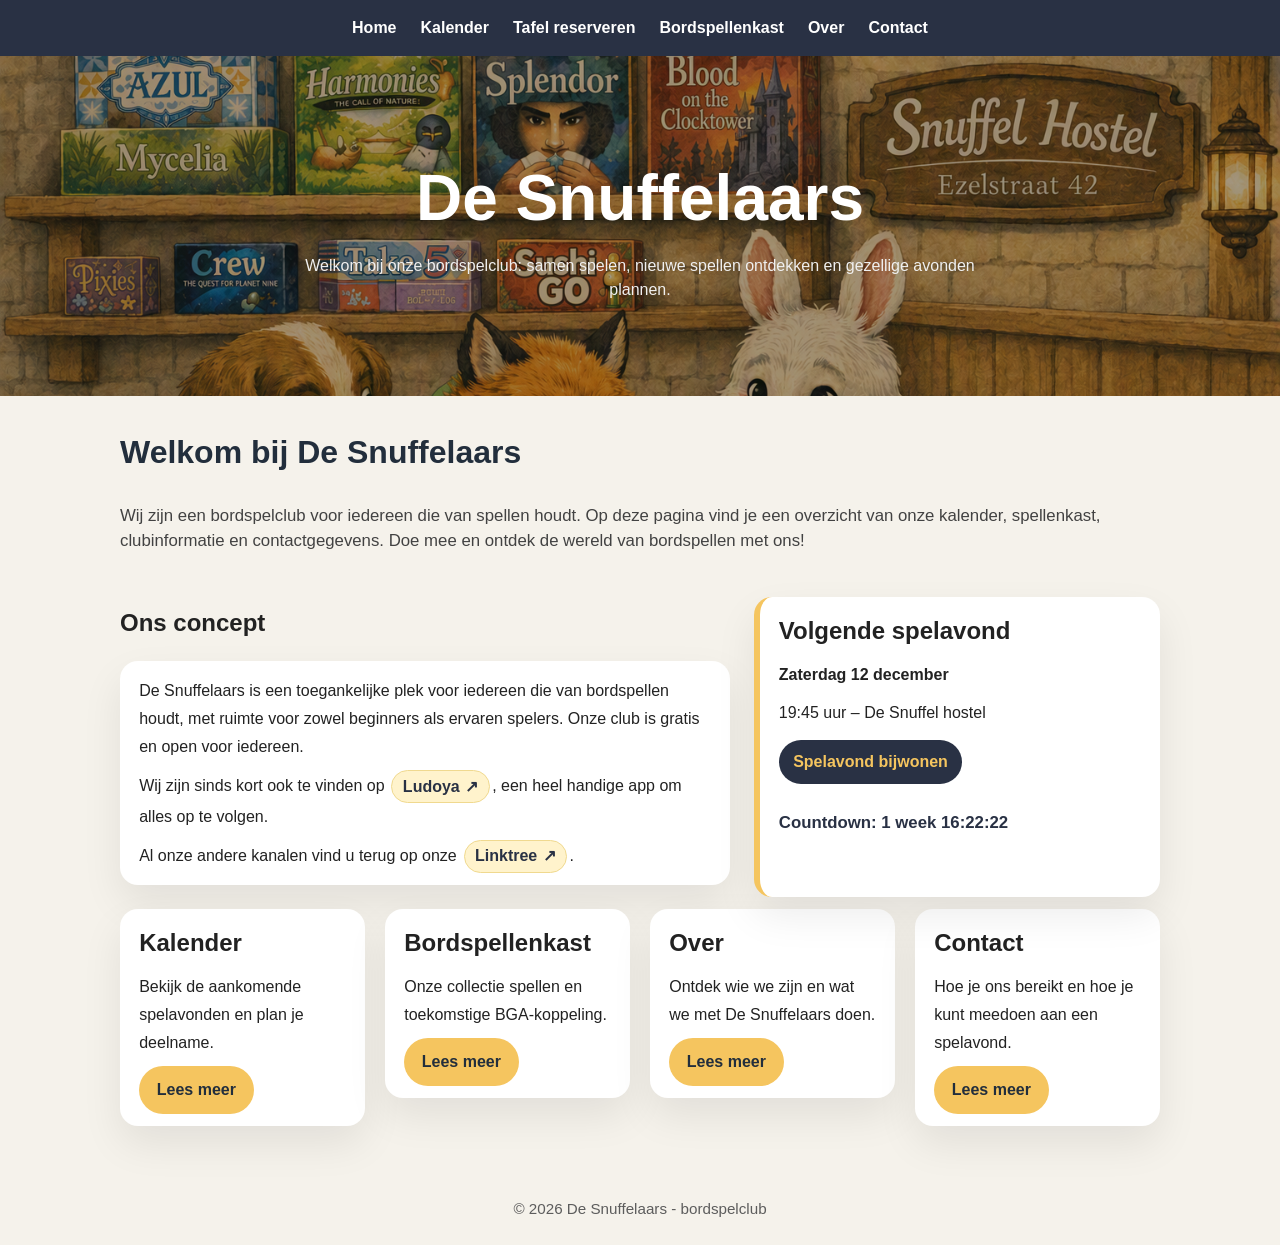
<file: index.html>
<!DOCTYPE html>
<html lang="nl">
  <head>
    <meta charset="UTF-8" />
    <meta name="viewport" content="width=device-width, initial-scale=1.0" />
    <title>De Snuffelaars</title>
    <link rel="stylesheet" href="resources/css/style.css" />
    <link rel="icon" href="resources/images/logo.png" type="image/png" />
    <link rel="apple-touch-icon" href="resources/images/logo.png" />
  </head>
  <body>
    <nav>
      <a href="index.html">Home</a>
      <a href="pages/kalender.html">Kalender</a>
      <a href="pages/tafel-reserveren.html">Tafel reserveren</a>
      <a href="pages/bordspellenkast.html">Bordspellenkast</a>
      <a href="pages/over.html">Over</a>
      <a href="pages/contact.html">Contact</a>
    </nav>

    <header>
      <img src="resources/images/main-page-banner.png" alt="Banner van De Snuffelaars" />
      <div class="hero">
        <div>
          <h1>De Snuffelaars</h1>
          <p>Welkom bij onze bordspelclub: samen spelen, nieuwe spellen ontdekken en gezellige avonden plannen.</p>
        </div>
      </div>
    </header>

    <main>
      <section class="summary">
        <h2>Welkom bij De Snuffelaars</h2>
        <p>Wij zijn een bordspelclub voor iedereen die van spellen houdt. Op deze pagina vind je een overzicht van onze kalender, spellenkast, clubinformatie en contactgegevens. Doe mee en ontdek de wereld van bordspellen met ons!</p>
      </section>

      <section class="feature-row">
        <div class="feature-main">
          <h2 class="section-heading">Ons concept</h2>
          <div class="card">
            <p>De Snuffelaars is een toegankelijke plek voor iedereen die van bordspellen houdt, met ruimte voor zowel beginners als ervaren spelers. Onze club is gratis en open voor iedereen.</p>
            <p>Wij zijn sinds kort ook te vinden op <a class="social-link" href="https://app.ludoya.com/de-snuffelaar" target="_blank" rel="noopener noreferrer">Ludoya <span aria-hidden="true">↗</span></a>, een heel handige app om alles op te volgen.</p>
            <p>Al onze andere kanalen vind u terug op onze <a class="social-link" href="https://linktr.ee/de_snuffelaars" target="_blank" rel="noopener noreferrer">Linktree <span aria-hidden="true">↗</span></a>.</p>
        </div>
        </div>

        <aside class="feature-event card" aria-labelledby="next-event-heading">
          <h2 id="next-event-heading">Volgende spelavond</h2>
          <div id="home-next-event"></div>
          <br>
          <p id="home-next-event-timer" class="next-event-timer" aria-live="polite"></p>
        </aside>
      </section>

      <section class="cards">
        <article class="card">
          <h2>Kalender</h2>
          <p>Bekijk de aankomende spelavonden en plan je deelname.</p>
          <a class="button" href="pages/kalender.html">Lees meer</a>
        </article>
        <article class="card">
          <h2>Bordspellenkast</h2>
          <p>Onze collectie spellen en toekomstige BGA-koppeling.</p>
          <a class="button" href="pages/bordspellenkast.html">Lees meer</a>
        </article>
        <article class="card">
          <h2>Over</h2>
          <p>Ontdek wie we zijn en wat we met De Snuffelaars doen.</p>
          <a class="button" href="pages/over.html">Lees meer</a>
        </article>
        <article class="card">
          <h2>Contact</h2>
          <p>Hoe je ons bereikt en hoe je kunt meedoen aan een spelavond.</p>
          <a class="button" href="pages/contact.html">Lees meer</a>
        </article>
      </section>
    </main>
    <footer>
      &copy; 2026 De Snuffelaars - bordspelclub
    </footer>
    <script src="resources/js/kalender-data.js"></script>
    <script src="resources/js/events.js"></script>
  </body>
</html>
</file>
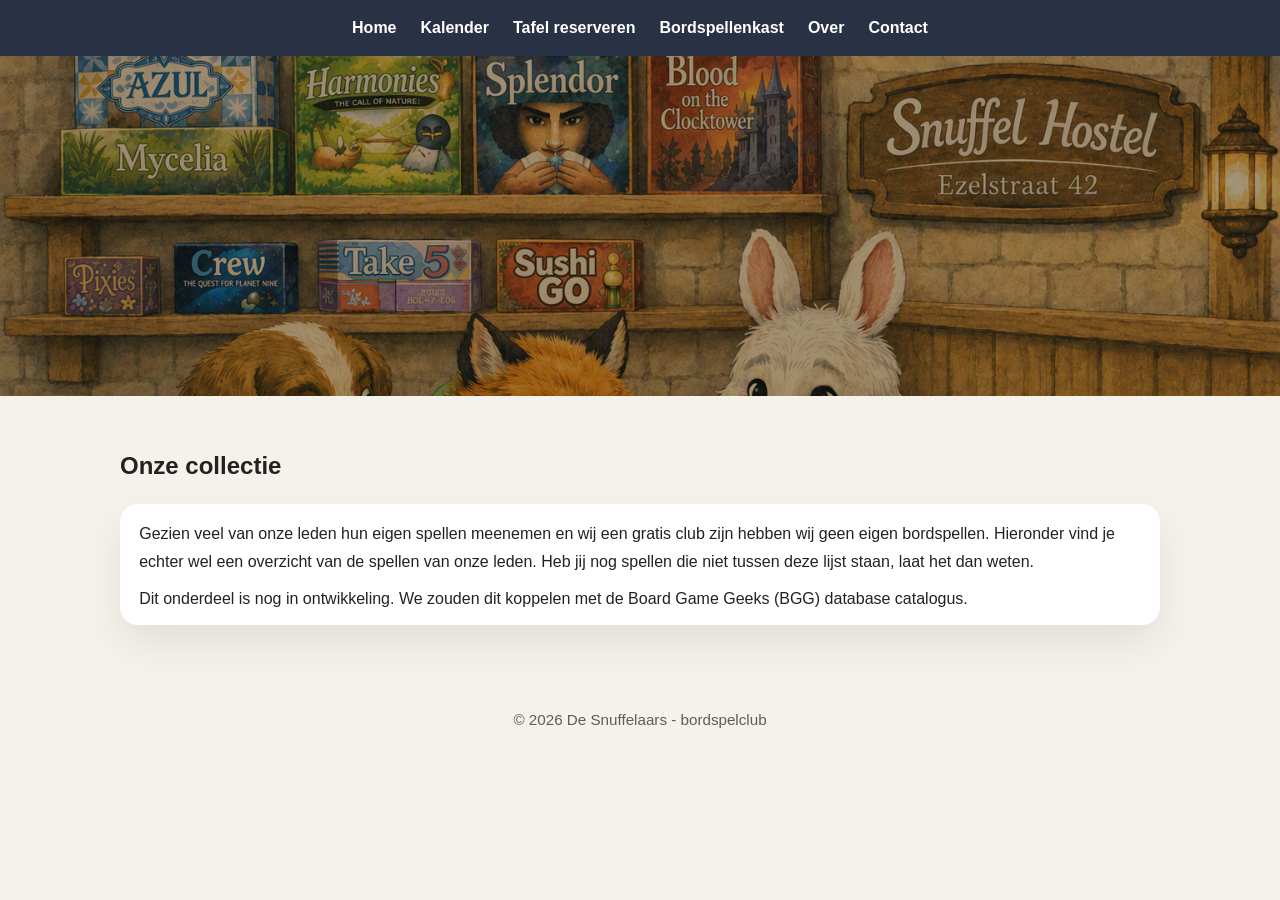
<file: pages/bordspellenkast.html>
<!DOCTYPE html>
<html lang="nl">
  <head>
    <meta charset="UTF-8" />
    <meta name="viewport" content="width=device-width, initial-scale=1.0" />
    <title>Bordspellenkast - De Snuffelaars</title>
    <link rel="stylesheet" href="../resources/css/style.css" />
  </head>
  <body>
    <nav>
      <a href="../index.html">Home</a>
      <a href="kalender.html">Kalender</a>
      <a href="tafel-reserveren.html">Tafel reserveren</a>
      <a href="bordspellenkast.html">Bordspellenkast</a>
      <a href="over.html">Over</a>
      <a href="contact.html">Contact</a>
    </nav>

    <header>
      <img src="../resources/images/main-page-banner.png" alt="Banner van De Snuffelaars" />
      <div class="hero">
        <!-- <div>
          <h1>Bordspellenkast</h1>
          <p>Onze collectie spellen en toekomstige BGG-koppelingen.</p>
        </div> -->
      </div>
    </header>

    <main>
      <section>
        <h2 class="section-heading">Onze collectie</h2>
        <div class="card">
          <p>Gezien veel van onze leden hun eigen spellen meenemen en wij een gratis club zijn hebben wij geen eigen bordspellen. Hieronder vind je echter wel een overzicht van de spellen van onze leden. Heb jij nog spellen die niet tussen deze lijst staan, laat het dan weten.</p>
          <p>Dit onderdeel is nog in ontwikkeling. We zouden dit koppelen met de Board Game Geeks (BGG) database catalogus.</p>
        </div>
      </section>

      <!-- <section>
        <h2 class="section-heading">BGG-integratie</h2>
        <div class="notice">
          <strong>Toekomstplannen:</strong> we willen later de bordspellenkast koppelen aan Board Game Geeks (BGG) voor spelprofielen en online links.
        </div>
        <div class="card">
          <p>Zo kan je snel zien welke spellen we hebben en kunnen meebrengen.</p>
        </div>
      </section>

      <section>
        <a class="button" href="../index.html">Terug naar home</a>
      </section> -->
    </main>

    <footer>&copy; 2026 De Snuffelaars - bordspelclub</footer>
  </body>
</html>
</file>
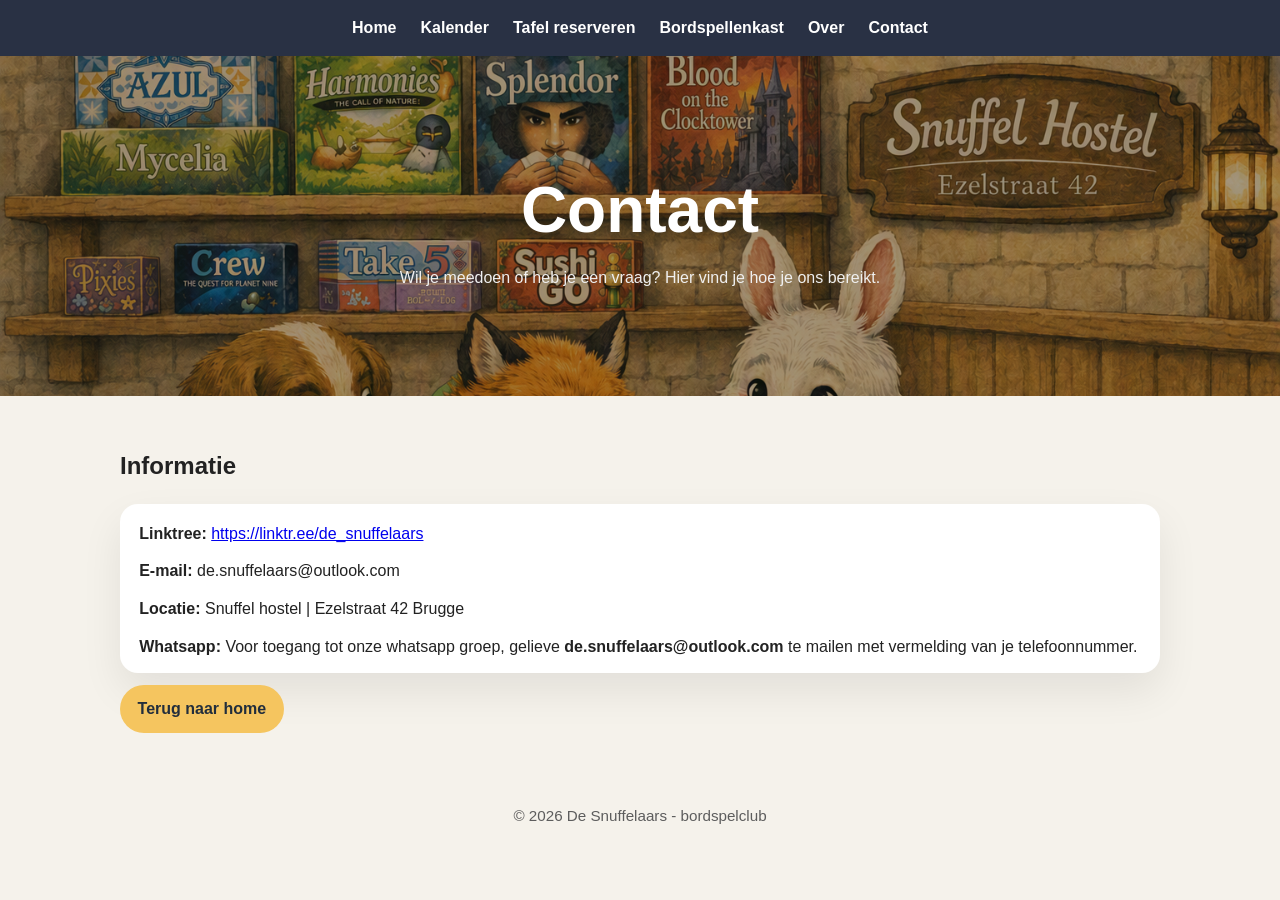
<file: pages/contact.html>
<!DOCTYPE html>
<html lang="nl">
  <head>
    <meta charset="UTF-8" />
    <meta name="viewport" content="width=device-width, initial-scale=1.0" />
    <title>Contact - De Snuffelaars</title>
    <link rel="stylesheet" href="../resources/css/style.css" />
  </head>
  <body>
    <nav>
      <a href="../index.html">Home</a>
      <a href="kalender.html">Kalender</a>
      <a href="tafel-reserveren.html">Tafel reserveren</a>
      <a href="bordspellenkast.html">Bordspellenkast</a>
      <a href="over.html">Over</a>
      <a href="contact.html">Contact</a>
    </nav>

    <header>
      <img src="../resources/images/main-page-banner.png" alt="Banner van De Snuffelaars" />
      <div class="hero">
        <div>
          <h1>Contact</h1>
          <p>Wil je meedoen of heb je een vraag? Hier vind je hoe je ons bereikt.</p>
        </div>
      </div>
    </header>

    <main>
      <section>
        <h2 class="section-heading">Informatie</h2>
        <div class="card">
          <p><strong>Linktree: </strong><a href="https://linktr.ee/de_snuffelaars" target="_blank" rel="noopener noreferrer">https://linktr.ee/de_snuffelaars</a></p>
          <p><strong>E-mail: </strong>de.snuffelaars@outlook.com</p>
          <p><strong>Locatie: </strong>Snuffel hostel | Ezelstraat 42 Brugge</p>
          <p><strong>Whatsapp: </strong>Voor toegang tot onze whatsapp groep, gelieve <strong>de.snuffelaars@outlook.com</strong> te mailen met vermelding van je telefoonnummer.</p>
        </div>
      </section>

      <section>
        <a class="button" href="../index.html">Terug naar home</a>
      </section>
    </main>

    <footer>&copy; 2026 De Snuffelaars - bordspelclub</footer>
  </body>
</html>
</file>
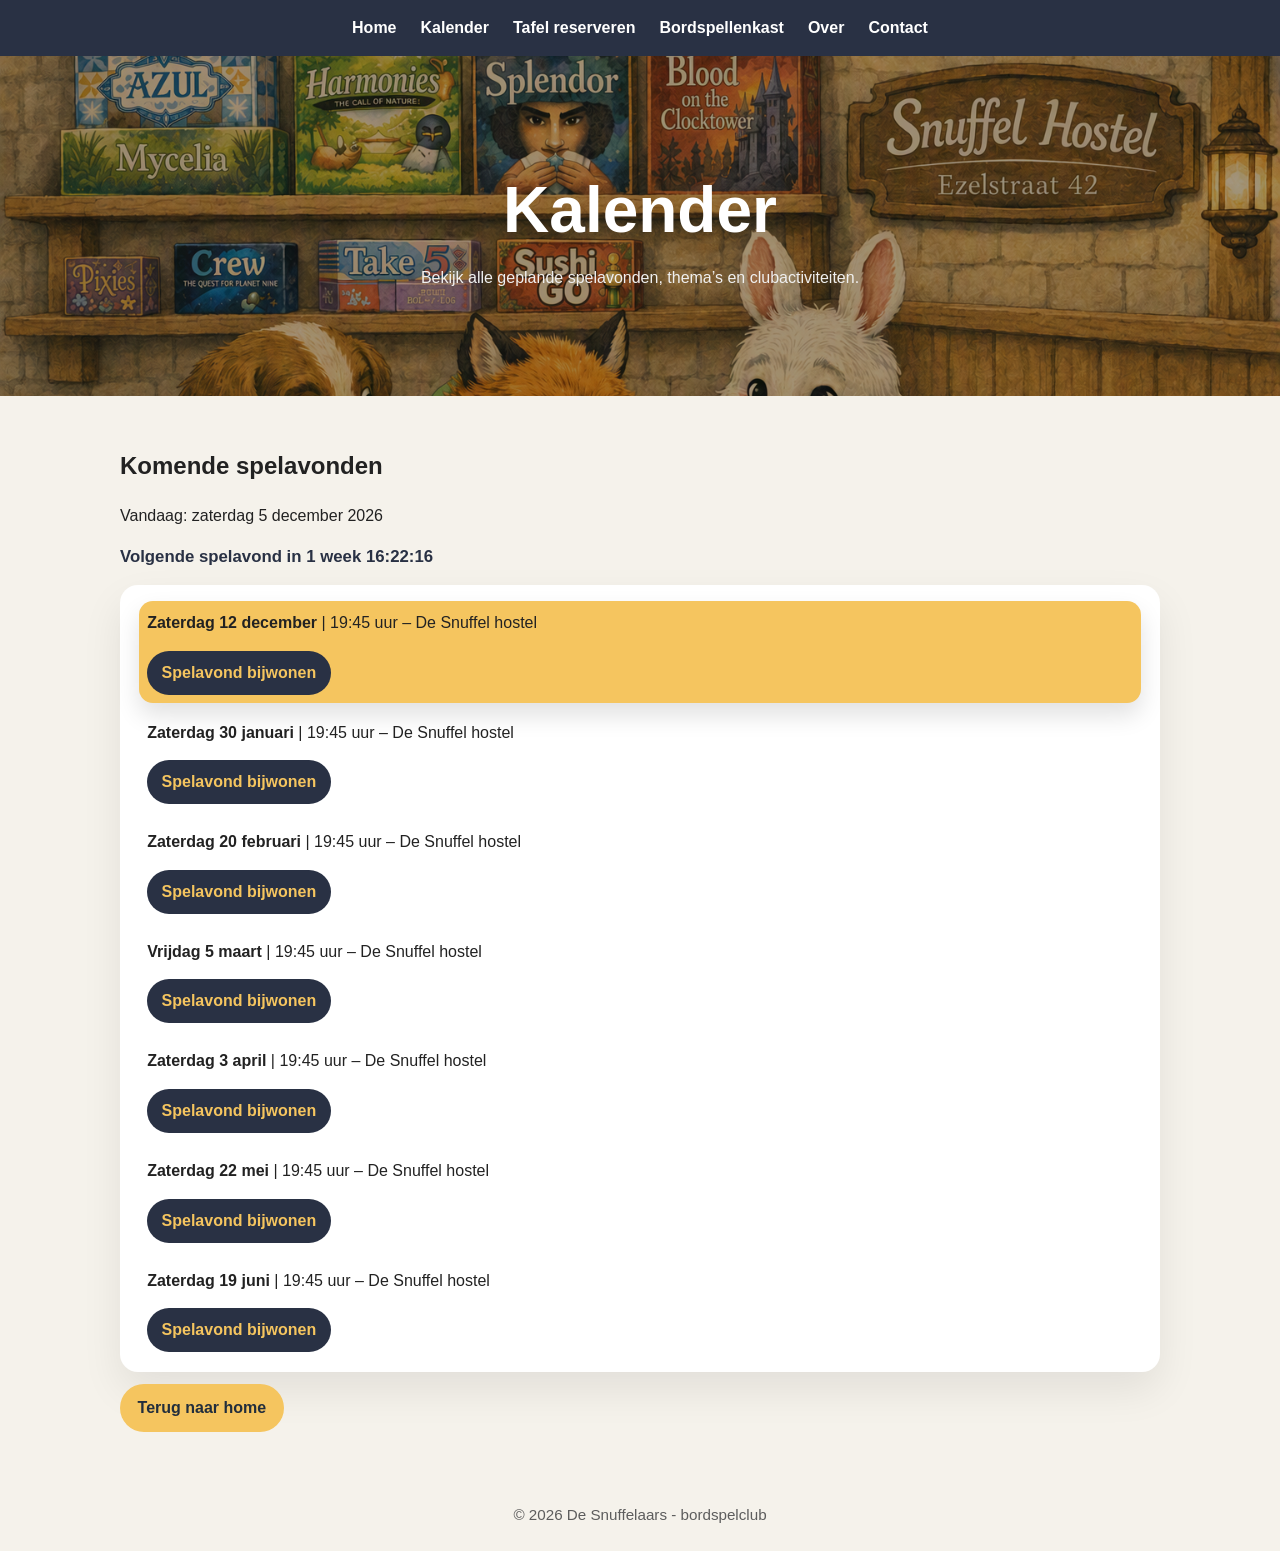
<file: pages/kalender.html>
<!DOCTYPE html>
<html lang="nl">

<head>
  <meta charset="UTF-8" />
  <meta name="viewport" content="width=device-width, initial-scale=1.0" />
  <title>Kalender - De Snuffelaars</title>
  <link rel="stylesheet" href="../resources/css/style.css" />
</head>

<body>
  <nav>
    <a href="../index.html">Home</a>
    <a href="kalender.html">Kalender</a>
    <a href="tafel-reserveren.html">Tafel reserveren</a>
    <a href="bordspellenkast.html">Bordspellenkast</a>
    <a href="over.html">Over</a>
    <a href="contact.html">Contact</a>
  </nav>

  <header>
    <img src="../resources/images/main-page-banner.png" alt="Banner van De Snuffelaars" />
    <div class="hero">
      <div>
        <h1>Kalender</h1>
        <p>Bekijk alle geplande spelavonden, thema’s en clubactiviteiten.</p>
      </div>
    </div>
  </header>

  <main>
    <section>
      <h2 class="section-heading">Komende spelavonden</h2>
      <p id="today-date" class="today-date"></p>
      <p id="next-event-timer" class="next-event-timer" aria-live="polite"></p>
      <div class="card" id="kalender-list"></div>
    </section>

    <!-- <section>
        <h2 class="section-heading">Wat vind je hier?</h2>
        <div class="card">
          <p>Op deze pagina vind je de actuele clubkalender. In de toekomst kunnen we ook ingangen toevoegen voor speciale toernooien of BGA-sessies.</p>
        </div>
      </section> -->

    <section>
      <a class="button" href="../index.html">Terug naar home</a>
    </section>
  </main>

  <footer>&copy; 2026 De Snuffelaars - bordspelclub</footer>
  <script src="../resources/js/kalender-data.js"></script>
  <script src="../resources/js/events.js"></script>
</body>

</html>
</file>
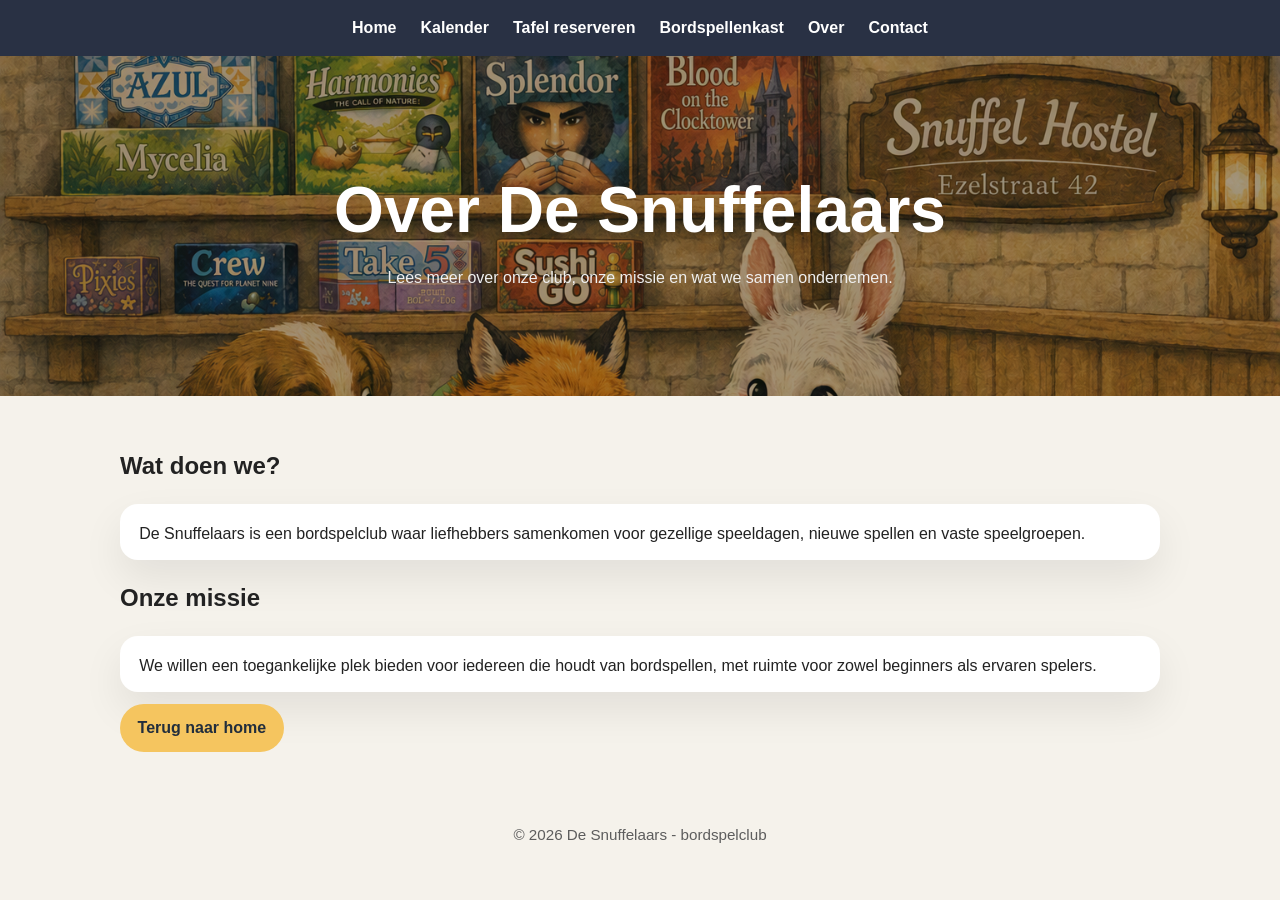
<file: pages/over.html>
<!DOCTYPE html>
<html lang="nl">
  <head>
    <meta charset="UTF-8" />
    <meta name="viewport" content="width=device-width, initial-scale=1.0" />
    <title>Over - De Snuffelaars</title>
    <link rel="stylesheet" href="../resources/css/style.css" />
  </head>
  <body>
    <nav>
      <a href="../index.html">Home</a>
      <a href="kalender.html">Kalender</a>
      <a href="tafel-reserveren.html">Tafel reserveren</a>
      <a href="bordspellenkast.html">Bordspellenkast</a>
      <a href="over.html">Over</a>
      <a href="contact.html">Contact</a>
    </nav>

    <header>
      <img src="../resources/images/main-page-banner.png" alt="Banner van De Snuffelaars" />
      <div class="hero">
        <div>
          <h1>Over De Snuffelaars</h1>
          <p>Lees meer over onze club, onze missie en wat we samen ondernemen.</p>
        </div>
      </div>
    </header>

    <main>
      <section>
        <h2 class="section-heading">Wat doen we?</h2>
        <div class="card">
          <p>De Snuffelaars is een bordspelclub waar liefhebbers samenkomen voor gezellige speeldagen, nieuwe spellen en vaste speelgroepen.</p>
        </div>
      </section>

      <section>
        <h2 class="section-heading">Onze missie</h2>
        <div class="card">
          <p>We willen een toegankelijke plek bieden voor iedereen die houdt van bordspellen, met ruimte voor zowel beginners als ervaren spelers.</p>
        </div>
      </section>

      <section>
        <a class="button" href="../index.html">Terug naar home</a>
      </section>
    </main>

    <footer>&copy; 2026 De Snuffelaars - bordspelclub</footer>
  </body>
</html>
</file>
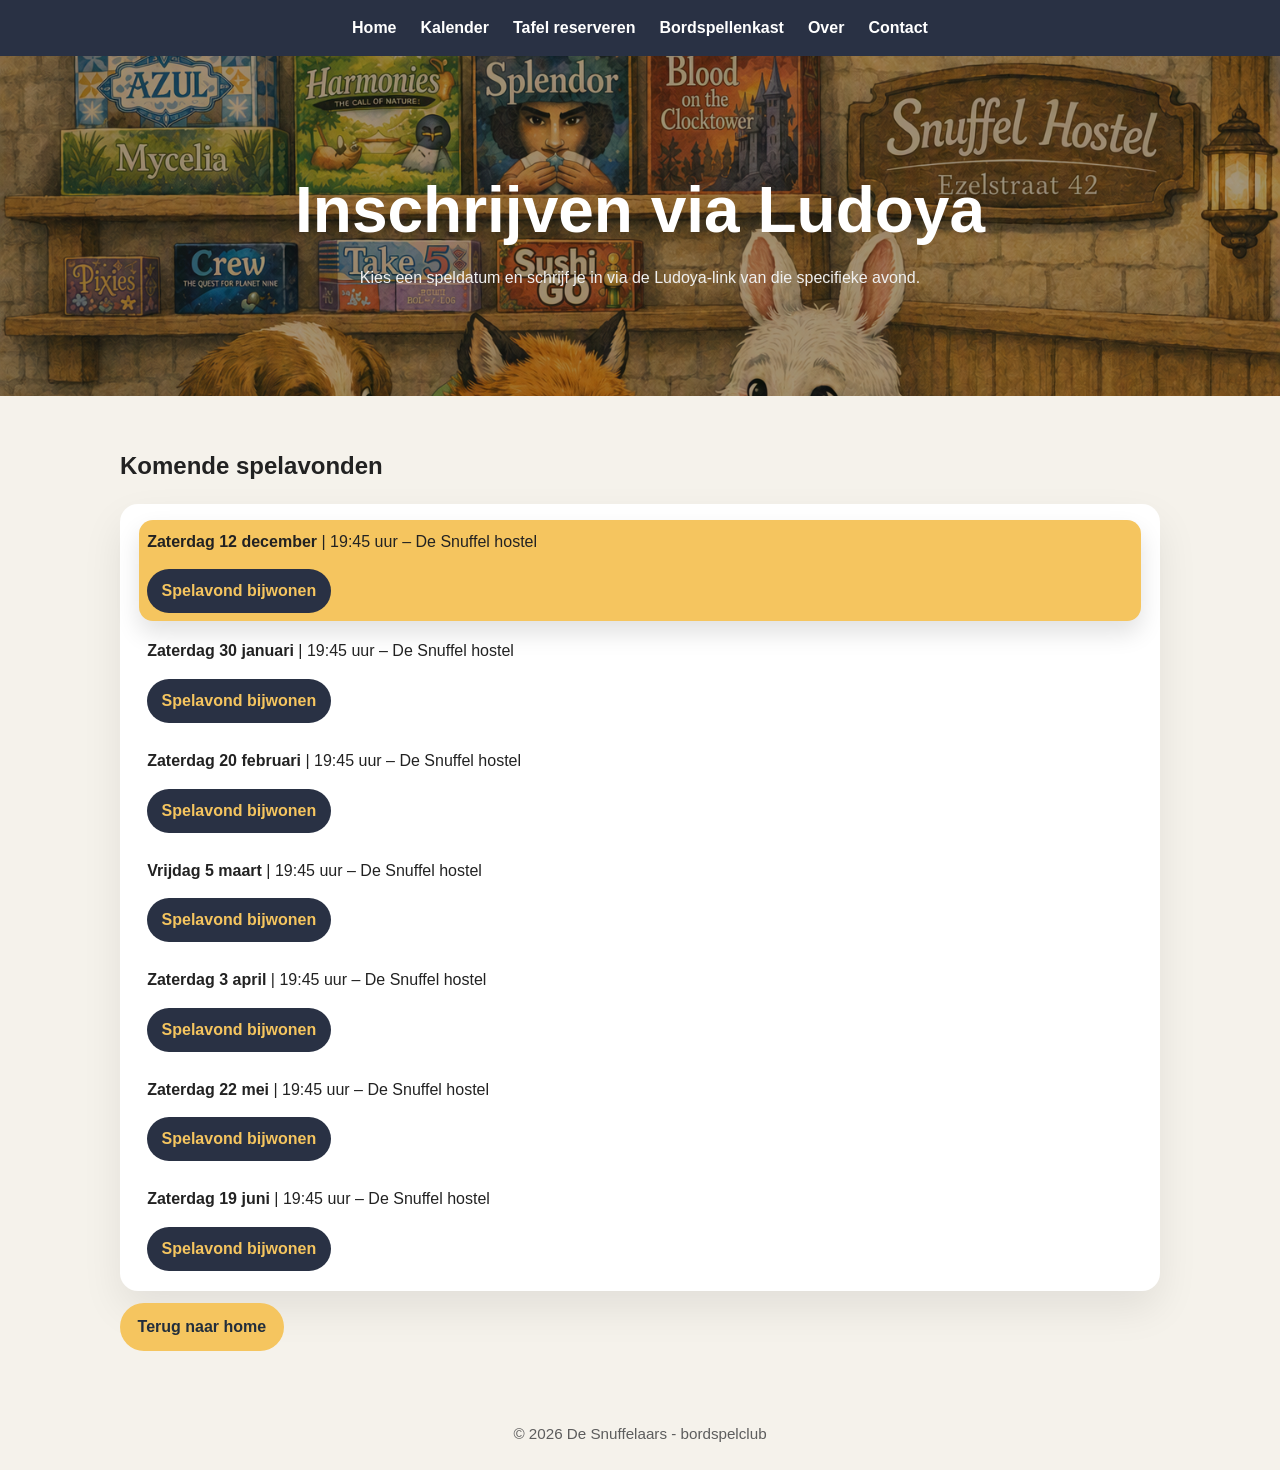
<file: pages/tafel-reserveren.html>
<!DOCTYPE html>
<html lang="nl">
  <head>
    <meta charset="UTF-8" />
    <meta name="viewport" content="width=device-width, initial-scale=1.0" />
    <title>Tafel reserveren - De Snuffelaars</title>
    <link rel="stylesheet" href="../resources/css/style.css" />
  </head>
  <body>
    <nav>
      <a href="../index.html">Home</a>
      <a href="kalender.html">Kalender</a>
      <a href="tafel-reserveren.html">Tafel reserveren</a>
      <a href="bordspellenkast.html">Bordspellenkast</a>
      <a href="over.html">Over</a>
      <a href="contact.html">Contact</a>
    </nav>

    <header>
      <img src="../resources/images/main-page-banner.png" alt="Banner van De Snuffelaars" />
      <div class="hero">
        <div>
          <h1>Inschrijven via Ludoya</h1>
          <p>Kies een speldatum en schrijf je in via de Ludoya-link van die specifieke avond.</p>
        </div>
      </div>
    </header>

    <main>
      <section>
        <h2 class="section-heading">Komende spelavonden</h2>
        <div class="card" id="kalender-list"></div>
      </section>

      <section>
        <a class="button" href="../index.html">Terug naar home</a>
      </section>
    </main>

    <footer>&copy; 2026 De Snuffelaars - bordspelclub</footer>
    <script src="../resources/js/kalender-data.js"></script>
    <script src="../resources/js/events.js"></script>
  </body>
</html>
</file>
<file: resources/css/style.css>
:root {
  color-scheme: dark light;
  font-family: Inter, Arial, sans-serif;
  font-size: 16px;
  line-height: 1.5;
  background: #f5f2eb;
  color: #222;
}

* {
  box-sizing: border-box;
}

body {
  margin: 0;
  padding: 0;
}

nav {
  background: #293144;
  color: white;
  display: flex;
  justify-content: center;
  gap: 1.5rem;
  flex-wrap: wrap;
  padding: 1rem 1.25rem;
  position: sticky;
  top: 0;
  z-index: 10;
}

nav a {
  color: white;
  text-decoration: none;
  font-weight: 600;
  transition: color 0.2s ease;
}

nav a:hover,
nav a:focus-visible {
  color: #f5c55f;
}

header {
  position: relative;
  overflow: hidden;
}

header img {
  width: 100%;
  height: 340px;
  display: block;
  object-fit: cover;
  object-position: center 10%;
  max-height: 420px;
}

/* Feature row: main concept + highlighted next-event */
.feature-row {
  display: grid;
  grid-template-columns: 1.8fr 1.2fr;
  gap: 1.5rem;
  align-items: stretch;
  margin-bottom: 1.5rem;
}

.feature-main .card {
  margin: 0;
}

.feature-event {
  position: relative;
  padding: 1rem 1rem 0.85rem;
  border-left: 6px solid #f5c55f;
  box-shadow: 0 18px 40px rgba(0, 0, 0, 0.1);
  height: 100%;
  min-height: 0;
}

.feature-event h2 {
  margin-top: 0;
}

.hero {
  position: absolute;
  inset: 0;
  background: rgba(0, 0, 0, 0.35);
  display: flex;
  align-items: center;
  justify-content: center;
  padding: 2rem;
  text-align: center;
}

.hero h1 {
  margin: 0 0 0.5rem;
  font-size: clamp(2.5rem, 5vw, 4rem);
  color: #fff;
}

.hero p {
  margin: 0;
  color: #f0f0f0;
  max-width: 720px;
}

main {
  padding: 2rem 1.25rem 3rem;
  max-width: 1080px;
  margin: 0 auto;
}

.summary {
  margin-bottom: 2rem;
}

.summary h2 {
  margin-top: 0;
  font-size: 2rem;
  color: #222e3c;
}

.summary p {
  margin: 0;
  font-size: 1.05rem;
  color: #424242;
}

.cards {
  display: grid;
  grid-template-columns: repeat(auto-fit, minmax(240px, 1fr));
  gap: 1.25rem;
  align-items: start;
}

.card {
  background: white;
  border-radius: 18px;
  padding: 1rem 1.2rem 0.75rem;
  margin: 0.75rem 0;
  box-shadow: 0 18px 40px rgba(0, 0, 0, 0.08);
}

/* Remove extra vertical margin for cards inside the grid (use grid gap instead) */
.cards .card {
  margin: 0;
}

.kalender-item {
  padding: 0.5rem;
  border-radius: 14px;
}

.kalender-item + .kalender-item {
  margin-top: 0.5rem;
}

.next-event-timer {
  margin: 0.75rem 0 1rem;
  font-weight: 700;
  color: #293144;
}

/* Prevent the timer from wrapping and make it slightly more prominent */
.next-event-timer {
  white-space: nowrap;
  font-size: 1.05rem;
}

.kalender-next {
  background: #f5c55f;
  color: #222;
  box-shadow: 0 12px 24px rgba(0, 0, 0, 0.12);
}

.kalender-past {
  opacity: 0.5;
}

.event-link {
  display: inline-block;
  margin-top: 0.25rem;
  padding: 0.5rem 0.9rem;
  border-radius: 999px;
  background: #293144;
  color: #f5c55f;
  font-weight: 700;
  text-decoration: none;
  transition: opacity 0.2s ease, transform 0.2s ease, background 0.2s ease;
}

.event-link:hover,
.event-link:focus-visible {
  background: #1f2632;
  color: #ffffff;
  opacity: 0.96;
  transform: translateY(-1px);
}

.social-link {
  display: inline-flex;
  align-items: center;
  gap: 0.35rem;
  margin: 0 0.15rem;
  padding: 0.2rem 0.65rem;
  border: 1px solid transparent;
  border-radius: 999px;
  font-weight: 700;
  line-height: 1.5;
  text-decoration: none;
  transition: background-color 0.2s ease, border-color 0.2s ease, transform 0.2s ease;
  background: #fff3cc;
  border-color: #f0d98f;
  color: #293144;
}

.social-link:hover,
.social-link:focus-visible {
  transform: translateY(-1px);
  text-decoration: underline;
  text-underline-offset: 0.15em;
}

.social-link-ludoya:hover,
.social-link-ludoya:focus-visible {
  background: #f5c55f;
}

.social-link-linktree:hover,
.social-link-linktree:focus-visible {
  background: #e8d2fa;
}

.card h2,
.card h3 {
  margin-top: 0;
  margin-bottom: 0.75rem;
}

.card p {
  margin: 0 0 0.6rem;
  line-height: 1.75;
}

.card p:last-child {
  margin-bottom: 0;
}

.button {
  display: inline-block;
  padding: 0.75rem 1.1rem;
  color: #222e3c;
  background: #f5c55f;
  border-radius: 999px;
  text-decoration: none;
  font-weight: 700;
  border: 0;
  cursor: pointer;
}

.button.small {
  padding: 0.55rem 0.9rem;
  font-size: 0.95rem;
}

.button.danger-button {
  background: #b13d3d;
  color: white;
}

.event-card-actions {
  display: flex;
  flex-wrap: wrap;
  gap: 0.6rem;
  align-items: center;
  margin-top: 0.8rem;
}

.event-card-note {
  margin: 0.35rem 0 0;
  font-size: 0.9rem;
  color: #5d5d5d;
}

.form-help {
  margin: -0.2rem 0 0.75rem;
  font-size: 0.95rem;
  color: #5d5d5d;
}

.signup-form {
  display: flex;
  flex-wrap: wrap;
  gap: 0.5rem;
  align-items: center;
}

.notice {
  border-left: 4px solid #f5c55f;
  background: #fff7dc;
  padding: 1rem 1.15rem;
  border-radius: 12px;
}

footer {
  text-align: center;
  padding: 1.5rem 1.25rem;
  color: #5d5d5d;
  font-size: 0.95rem;
}

.event-form {
  display: grid;
  gap: 0.9rem;
}

.event-form label {
  display: grid;
  gap: 0.35rem;
  font-weight: 600;
}

.event-form label.checkbox-label {
  display: inline-flex;
  align-items: center;
  gap: 0.6rem;
}

.event-form input[type="checkbox"] {
  width: auto;
  padding: 0;
  margin: 0;
}

.event-form input,
.event-form textarea {
  width: 100%;
  padding: 0.7rem 0.8rem;
  border: 1px solid #d8d1c3;
  border-radius: 12px;
  font: inherit;
}

.button.small {
  display: inline-block;
  padding: 0.55rem 0.85rem;
  font-size: 0.95rem;
  border: 0;
  cursor: pointer;
}

.bgg-results {
  display: grid;
  gap: 0.5rem;
}

.search-result {
  text-align: left;
  border: 1px solid #e2dccd;
  background: #fcf8ef;
  padding: 0.65rem 0.8rem;
  border-radius: 12px;
  cursor: pointer;
}

.form-status {
  margin-top: 0.75rem;
  font-weight: 600;
  color: #293144;
}

.form-status.status-error {
  color: #8b1d1d;
}

.events-list {
  display: grid;
  gap: 2rem;
}

.event-group {
  display: contents;
}

.event-group-title {
  grid-column: 1 / -1;
  margin: 1rem 0 0.5rem 0;
  font-size: 1.25rem;
  color: #293144;
}

.event-group-cards {
  display: grid;
  grid-template-columns: repeat(4, minmax(220px, 1fr));
  gap: 1rem;
  grid-column: 1 / -1;
}

.event-card {
  background: white;
  border-radius: 18px;
  padding: 1rem;
  box-shadow: 0 18px 40px rgba(0, 0, 0, 0.08);
}

.event-card-top {
  display: flex;
  justify-content: space-between;
  gap: 1rem;
  align-items: flex-start;
}

.event-card img {
  width: 96px;
  height: 96px;
  object-fit: cover;
  border-radius: 12px;
  flex-shrink: 0;
}

.signup-form {
  display: flex;
  gap: 0.75rem;
  flex-wrap: wrap;
  margin-top: 0.75rem;
}

.signup-form input {
  flex: 1 1 220px;
}

.signup-count {
  display: inline-block;
  font-weight: 700;
  color: #293144;
}

.empty-state {
  color: #5d5d5d;
}

@media (max-width: 600px) {
  nav {
    justify-content: center;
  }

  .event-group-cards {
    grid-template-columns: 1fr !important;
  }
}

@media (min-width: 601px) and (max-width: 900px) {
  .event-group-cards {
    grid-template-columns: repeat(2, minmax(220px, 1fr)) !important;
  }
}

@media (min-width: 901px) and (max-width: 1200px) {
  .event-group-cards {
    grid-template-columns: repeat(3, minmax(220px, 1fr)) !important;
  }
}

@media (max-width: 900px) {
  .feature-row {
    grid-template-columns: 1fr;
  }
  header img {
    height: 280px;
  }
}
</file>
